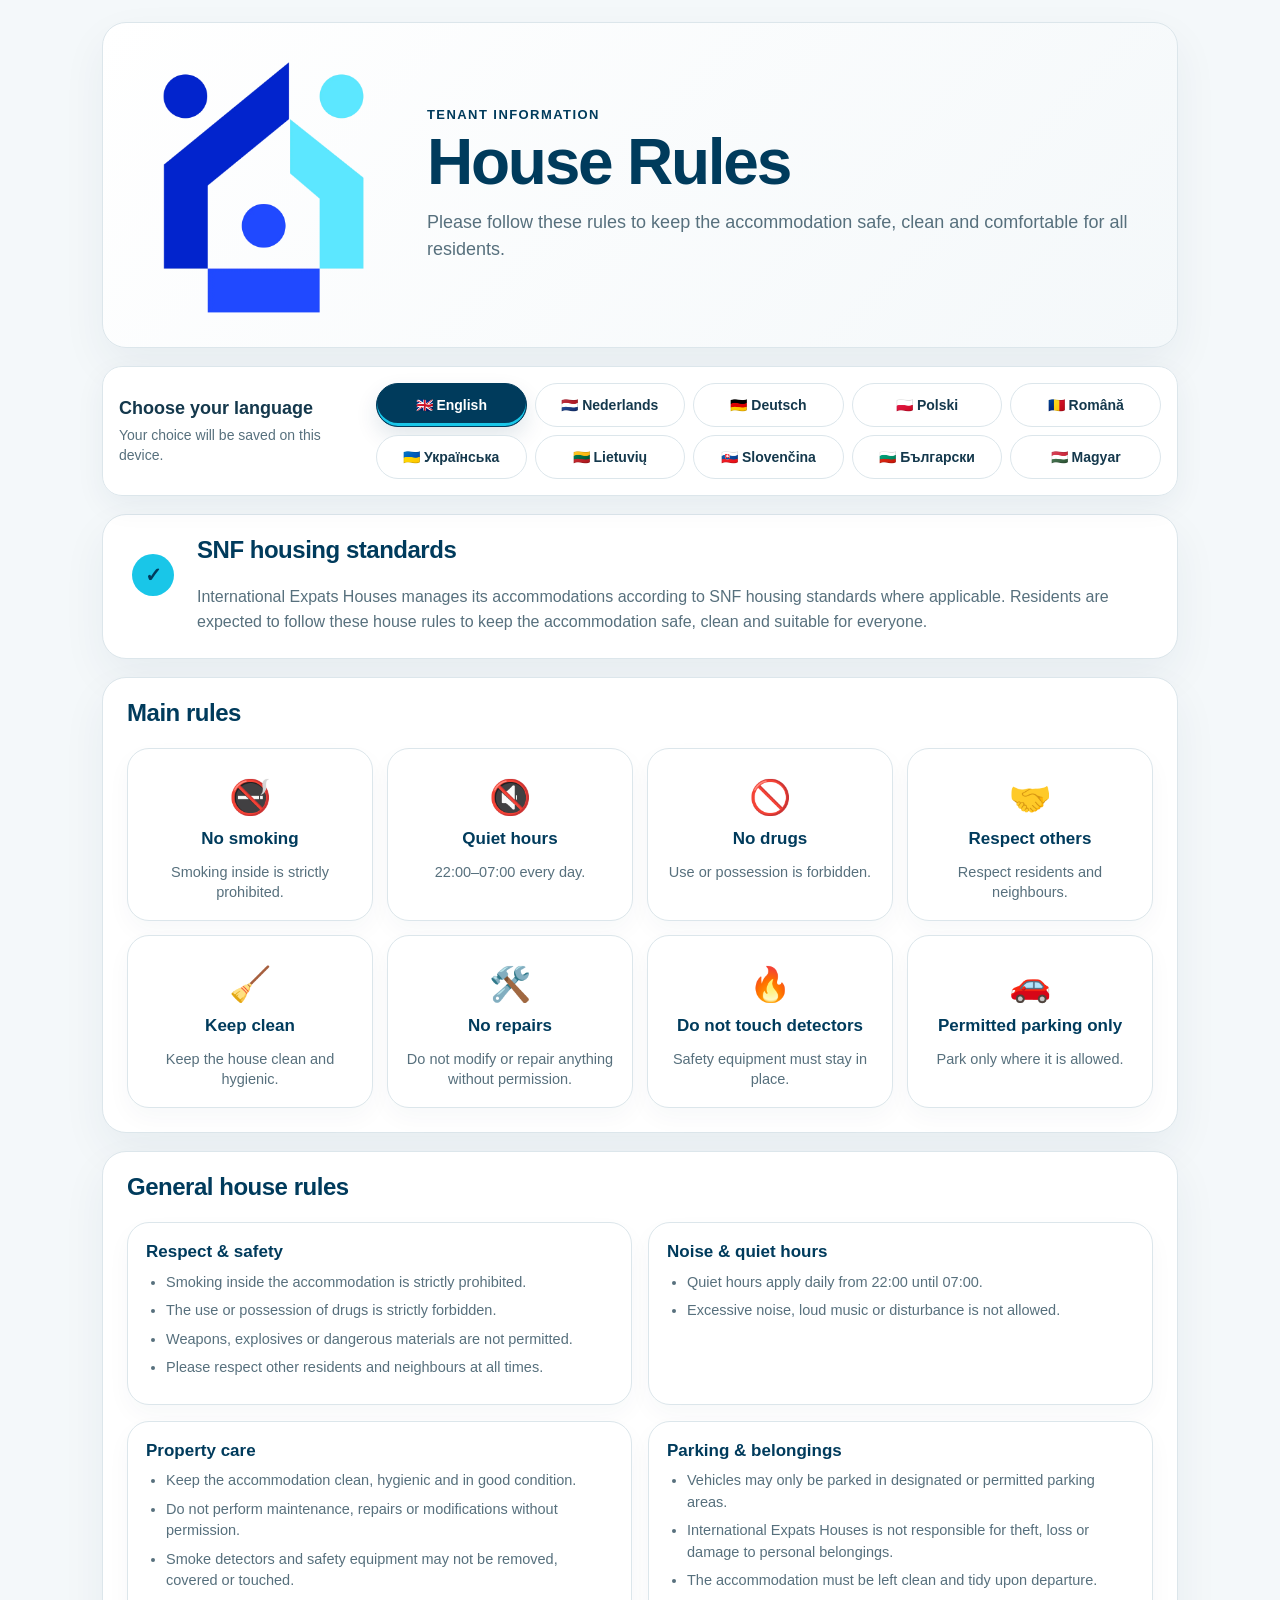
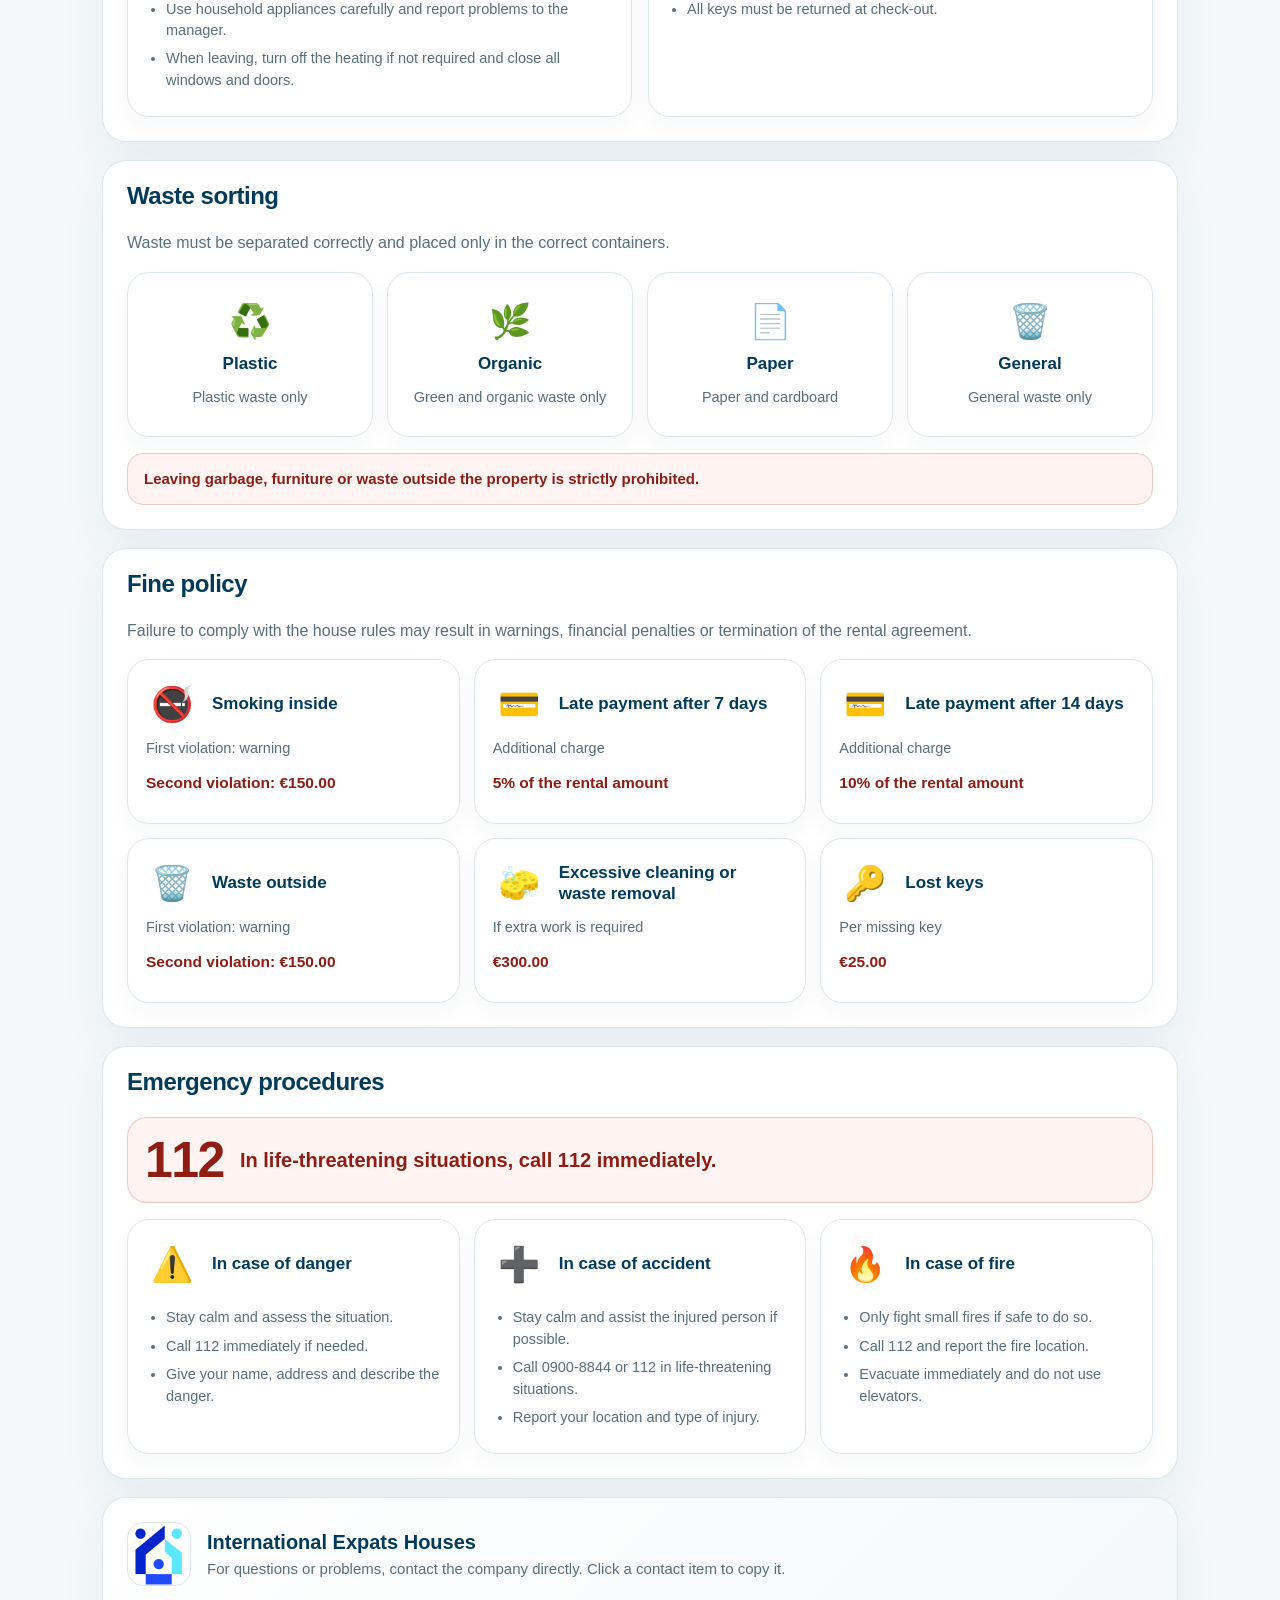
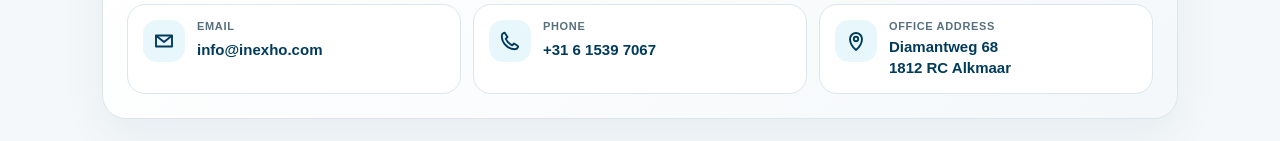
<file: index.html>
<!doctype html>
<html lang="en">
  <head>
    <meta charset="UTF-8" />
    <meta name="viewport" content="width=device-width, initial-scale=1.0" />
    <meta
      name="description"
      content="House rules and tenant guidelines for International Expats Houses."
    />
    <link rel="icon" type="image/webp" href="assets/slogo.webp" />
    <link rel="apple-touch-icon" href="assets/slogo.webp" />
    <title>House Rules | International Expats Houses</title>
    <link rel="stylesheet" href="style.css" />
  </head>
  <body>
    <main class="page">
      <header class="hero">
        <div class="brand-logo hero-logo">
          <img
            class="logo"
            src="assets/logo.webp"
            alt="International Expats Houses logo"
          />
        </div>
        <div class="hero-copy">
          <p class="eyebrow" data-i18n="eyebrow">Tenant information</p>
          <h1 data-i18n="title">House Rules</h1>
          <p data-i18n="intro">
            Please follow these rules to keep the accommodation safe, clean and
            comfortable for all residents.
          </p>
        </div>
      </header>

      <section class="language-panel" aria-label="Language selector">
        <div>
          <span class="label" data-i18n="languageLabel"
            >Choose your language</span
          >
          <p class="small" data-i18n="languageHint">
            Your choice will be saved on this device.
          </p>
        </div>
        <div class="language-buttons" id="languageButtons"></div>
      </section>

      <section class="notice snf-card">
        <div class="notice-icon">✓</div>
        <div>
          <h2 data-i18n="snfTitle">SNF housing standards</h2>
          <p data-i18n="snfText">
            International Expats Houses manages its accommodations according to
            SNF housing standards where applicable. Residents are expected to
            follow these house rules to keep the accommodation safe, clean and
            suitable for everyone.
          </p>
        </div>
      </section>

      <section class="section card-section">
        <h2 data-i18n="quickTitle">Main rules</h2>
        <div class="icon-grid" id="quickRules"></div>
      </section>

      <section class="section card-section">
        <h2 data-i18n="generalTitle">General house rules</h2>
        <div class="rule-groups" id="ruleGroups"></div>
      </section>

      <section class="section card-section">
        <h2 data-i18n="wasteTitle">Waste sorting</h2>
        <p class="section-intro" data-i18n="wasteIntro">
          Waste must be separated correctly and placed only in the correct
          containers.
        </p>
        <div class="waste-grid" id="wasteItems"></div>
        <p class="warning" data-i18n="wasteWarning">
          Leaving garbage, furniture or waste outside the property is strictly
          prohibited.
        </p>
      </section>

      <section class="section card-section">
        <h2 data-i18n="fineTitle">Fine policy</h2>
        <p class="section-intro" data-i18n="fineIntro">
          Failure to comply with the house rules may result in warnings,
          financial penalties or termination of the rental agreement.
        </p>
        <div class="fine-grid" id="fineItems"></div>
      </section>

      <section class="section card-section emergency-section">
        <h2 data-i18n="emergencyTitle">Emergency procedures</h2>
        <div class="emergency-number">
          <span>112</span>
          <p data-i18n="emergencyCall">
            In life-threatening situations, call 112 immediately.
          </p>
        </div>
        <div class="emergency-grid" id="emergencyItems"></div>
      </section>

      <footer class="footer contact-footer">
        <div class="footer-brand">
          <div class="brand-logo footer-logo">
            <img src="assets/logo.webp" alt="International Expats Houses logo" />
          </div>
          <div>
            <strong>International Expats Houses</strong>
            <span data-i18n="footerText"
              >For questions or problems, contact the company directly.</span
            >
          </div>
        </div>
        <div class="contact-grid" aria-label="Company contact details">
          <button
            class="contact-item copy-contact"
            type="button"
            data-copy="info@inexho.com"
          >
            <span class="contact-icon" aria-hidden="true">
              <svg viewBox="0 0 24 24">
                <path d="M4 6.5h16v11H4z"></path>
                <path d="m4.5 7 7.5 6 7.5-6"></path>
              </svg>
            </span>
            <small data-i18n="emailLabel">Email</small>
            <b>info@inexho.com</b>
          </button>
          <button
            class="contact-item copy-contact"
            type="button"
            data-copy="+31 6 1539 7067"
          >
            <span class="contact-icon" aria-hidden="true">
              <svg viewBox="0 0 24 24">
                <path
                  d="M7.2 4.5 9.5 8l-1.8 1.8a14.5 14.5 0 0 0 6.5 6.5l1.8-1.8 3.5 2.3c.5.3.7.9.5 1.4-.5 1.2-1.7 2-3 2C10 20.2 3.8 14 3.8 6.9c0-1.3.8-2.5 2-3 .5-.2 1.1 0 1.4.6Z"
                ></path>
              </svg>
            </span>
            <small data-i18n="phoneLabel">Phone</small>
            <b>+31 6 1539 7067</b>
          </button>
          <button
            class="contact-item copy-contact"
            type="button"
            data-copy="Diamantweg 68, 1812 RC Alkmaar"
          >
            <span class="contact-icon" aria-hidden="true">
              <svg viewBox="0 0 24 24">
                <path
                  d="M12 21s6-5.1 6-11a6 6 0 1 0-12 0c0 5.9 6 11 6 11Z"
                ></path>
                <circle cx="12" cy="10" r="2.2"></circle>
              </svg>
            </span>
            <small data-i18n="addressLabel">Office address</small>
            <b>Diamantweg 68<br />1812 RC Alkmaar</b>
          </button>
        </div>
      </footer>
    </main>

    <div class="copy-toast" id="copyToast" role="status" aria-live="polite">
      Copied
    </div>

    <script src="translations.js"></script>
    <script src="script.js"></script>
  </body>
</html>
</file>
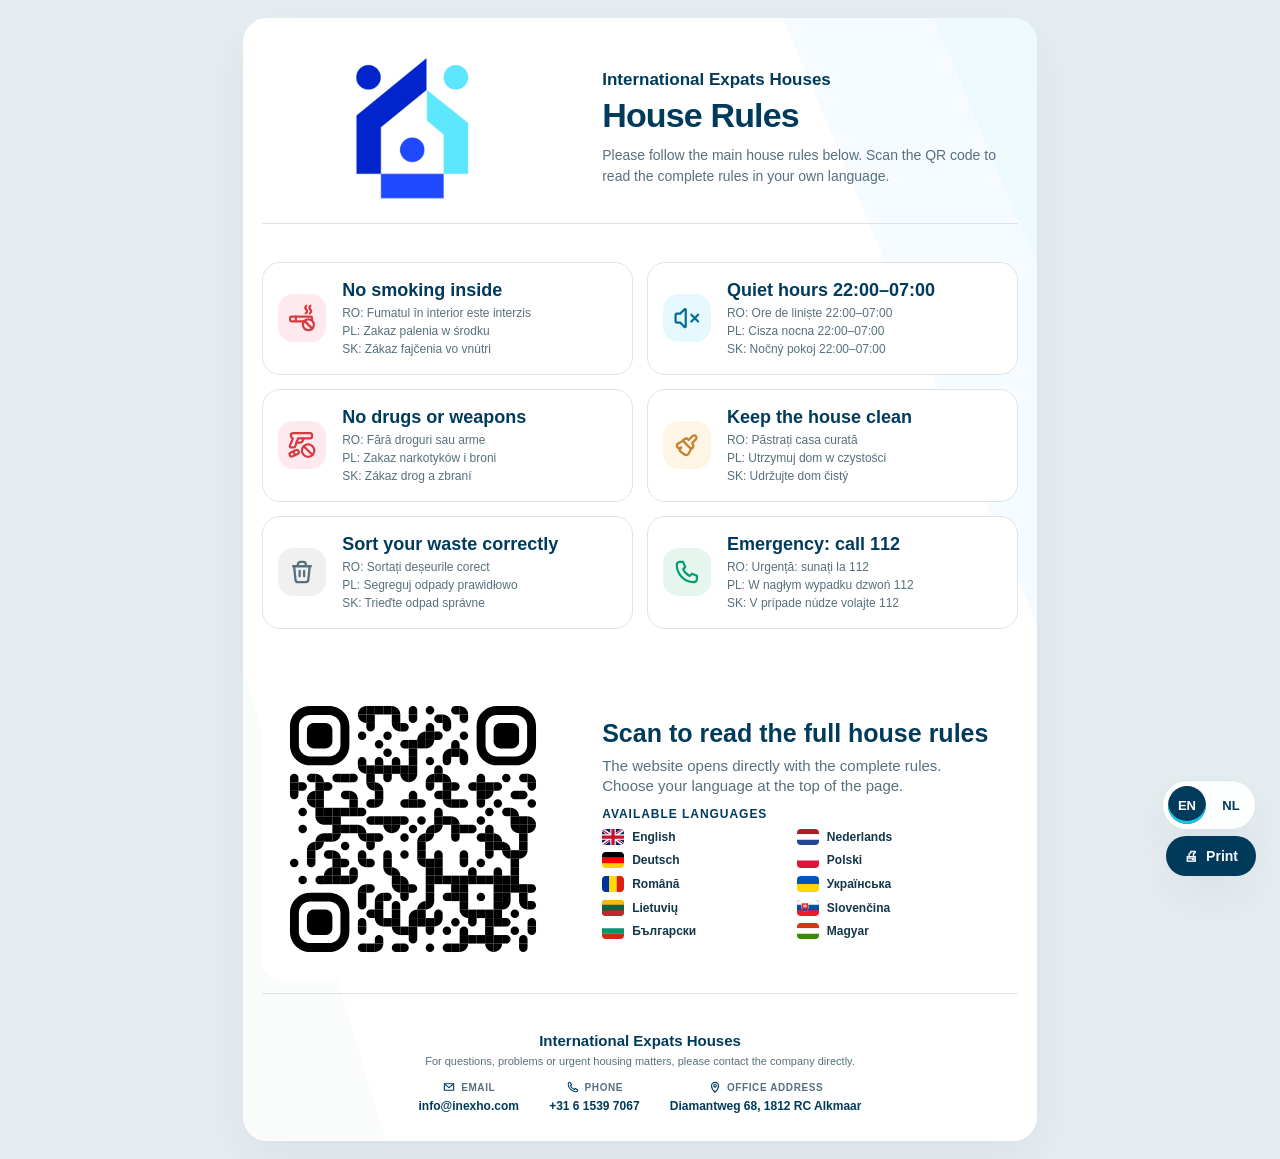
<file: poster.html>
<!doctype html>
<html lang="en">
  <head>
    <meta charset="UTF-8" />
    <meta name="viewport" content="width=device-width, initial-scale=1.0" />
    <link rel="icon" type="image/webp" href="assets/slogo.webp" />
    <link rel="apple-touch-icon" href="assets/slogo.webp" />
    <title>Printable House Rules Poster | International Expats Houses</title>
    <style>
      :root {
        --navy: #003b5c;
        --cyan: #19c6e8;
        --ink: #12364a;
        --page-bg: #e6edf1;
        --line: #dde4e8;
        --white: #ffffff;

        --text-soft: #57707d;
        --accent-soft: #e8f7fc;
        --navy-hover: #075675;
        --focus: #008eac;
        --surface-floating: rgba(255, 255, 255, 0.96);
        --shadow: 0 18px 45px rgba(0, 59, 92, 0.06);
      }
      * {
        box-sizing: border-box;
      }
      html,
      body {
        margin: 0;
        padding: 0;
      }
      body {
        background: var(--page-bg);
        font-family: Arial, Helvetica, sans-serif;
        color: var(--ink);
      }
      .sheet {
        position: relative;
        isolation: isolate;
        width: 210mm;
        height: 297mm;
        margin: 18px auto;
        background: var(--white);
        padding: 7mm 5mm;
        box-shadow: var(--shadow);
        border-radius: 24px;
        display: flex;
        flex-direction: column;
        justify-content: space-between;
        gap: 4mm;
      }
      .sheet::before,
      .sheet::after,
      .corner-accent {
        position: absolute;
        inset: 0;
        z-index: -1;
        border-radius: inherit;
        pointer-events: none;
      }
      .sheet::before {
        content: "";
        background: #f5fbfe;
        opacity: 1;
        clip-path: polygon(68% 0%, 100% 0%, 100% 54%);
      }
      .corner-accent {
        background: #e8f7fc;
        opacity: 0.5;
        clip-path: polygon(87% 0%, 100% 0%, 100% 21.9375%);
      }
      .sheet::after {
        content: "";
        background: #e6edf1;
        opacity: 0.2;
        clip-path: polygon(0% 58%, 18% 100%, 0% 100%);
      }
      .header,
      .qr-section {
        display: grid;
        grid-template-columns: 80mm minmax(0, 1fr);
        column-gap: 10mm;
        align-items: center;
        border-bottom: 1.2px solid var(--line);
      }
      .header {
        padding-bottom: 3.2mm;
      }
      .qr-section {
        padding: 2.8mm 0 3.5mm;
      }
      .logo-frame,
      .qr-box {
        width: 100%;
        display: grid;
        place-items: center;
      }
      .logo-frame {
        height: 44mm;
      }
      .logo {
        /* The square asset includes its own clear space around the mark. */
        display: block;
        width: auto;
        max-width: 100%;
        height: 100%;
        min-height: 0;
        object-fit: contain;
        transform: scale(1.16);
      }
      .company-name {
        margin: 0 0 2mm;
        color: var(--navy);
        font-size: 17px;
        font-weight: 600;
        line-height: 1.25;
      }
      .title {
        margin: 0;
        color: var(--navy);
        font-size: 34px;
        font-weight: 700;
        line-height: 1.05;
        letter-spacing: -0.025em;
      }
      .subtitle {
        margin: 3mm 0 0;
        color: var(--text-soft);
        font-size: 14px;
        line-height: 1.45;
      }
      .rules-grid {
        display: grid;
        grid-template-columns: repeat(2, minmax(0, 1fr));
        grid-auto-rows: 30mm;
        gap: 3.6mm;
      }
      .rule-card {
        display: grid;
        grid-template-columns: 48px minmax(0, 1fr);
        column-gap: 16px;
        align-items: center;
        padding: 2mm 4mm;
        background: var(--white);
        border: 1px solid var(--line);
        border-radius: 18px;
      }
      .icon svg {
        display: block;
        width: 100%;
        height: auto;
      }
      .rule-text {
        display: flex;
        flex-direction: column;
        gap: 3px;
      }
      .rule-main {
        margin-bottom: 2px;
        color: var(--navy);
        font-size: 18px;
        font-weight: 700;
        line-height: 1.16;
      }
      .rule-translation {
        font-size: 12px;
        color: var(--text-soft);
        line-height: 1.25;
      }
      .qr-box {
        aspect-ratio: 1;
        background: var(--white);
        border-radius: 18px;
      }
      .qr-image {
        display: block;
        width: 100%;
        height: 100%;
        padding: 3mm;
        object-fit: contain;
      }
      .scan-title {
        margin: 0;
        color: var(--navy);
        font-size: 25px;
        line-height: 1.12;
      }
      .scan-text {
        margin: 2.4mm 0 3mm;
        color: var(--text-soft);
        font-size: 15px;
        line-height: 1.35;
        max-width: 90mm;
      }
      .languages-title {
        margin: 0 0 2mm;
        color: var(--navy);
        font-size: 12px;
        font-weight: 900;
        text-transform: uppercase;
        letter-spacing: 0.08em;
      }
      .languages {
        display: grid;
        grid-template-columns: 1fr 1fr;
        gap: 2mm 11mm;
        font-size: 12px;
        font-weight: 800;
        color: var(--ink);
        max-width: 92mm;
      }
      .footer {
        text-align: center;
        color: var(--text-soft);
      }
      .footer-brand strong {
        display: block;
        color: var(--navy);
        font-size: 15px;
        font-weight: 600;
        line-height: 1.2;
      }
      .footer-brand span {
        display: block;
        margin-top: 1mm;
        font-size: 11px;
        line-height: 1.35;
      }
      .contact-list {
        display: grid;
        grid-template-columns: repeat(3, max-content);
        justify-content: center;
        column-gap: 8mm;
        margin-top: 3mm;
      }
      .contact-label {
        display: flex;
        align-items: center;
        justify-content: center;
        gap: 5px;
        font-size: 10px;
        font-weight: 600;
        line-height: 1.3;
        text-transform: uppercase;
        letter-spacing: 0.06em;
      }
      .contact-label svg {
        width: 14px;
        height: 14px;
        flex: none;
        color: var(--navy);
        fill: none;
        stroke: currentColor;
        stroke-width: 1.9;
        stroke-linecap: round;
        stroke-linejoin: round;
      }
      .contact-value {
        display: block;
        white-space: nowrap;
        margin-top: 1mm;
        color: var(--navy);
        font-size: 12px;
        font-weight: 600;
        line-height: 1.35;
      }
      .poster-controls {
        position: fixed;
        right: 24px;
        bottom: 24px;
        z-index: 50;
        display: flex;
        flex-direction: column;
        align-items: flex-end;
        gap: 6px;
      }
      .language-switch {
        display: flex;
        gap: 6px;
        padding: 5px;
        background: var(--surface-floating);
        border: 1px solid var(--line);
        border-radius: 999px;
        box-shadow: var(--shadow);
        backdrop-filter: blur(10px);
      }
      .language-btn,
      .print-btn {
        border: none;
        cursor: pointer;
        font: inherit;
        font-weight: 800;
        transition:
          background 0.2s ease,
          color 0.2s ease,
          transform 0.2s ease;
      }

      .language-btn {
        min-width: 38px;
        height: 38px;
        padding: 0 10px;

        display: flex;
        align-items: center;
        justify-content: center;

        border-radius: 999px;
        background: transparent;
        color: var(--navy);

        font-size: 13px;
        line-height: 1;
      }

      .language-btn:hover {
        background: var(--accent-soft);
      }

      .language-btn.active {
        background: var(--navy);
        color: var(--white);
        box-shadow: inset 0 -3px 0 var(--cyan);
      }

      .language-btn:focus-visible,
      .print-btn:focus-visible {
        outline: 3px solid var(--focus);
        outline-offset: 3px;
      }

      .print-btn {
        display: flex;
        align-items: center;
        justify-content: center;
        gap: 8px;

        padding: 12px 18px;

        background: var(--navy);
        color: var(--white);

        border-radius: 999px;
        font-size: 14px;
        box-shadow: var(--shadow);
      }

      .print-btn:hover,
      .language-btn.active:hover {
        background: var(--navy-hover);
      }

      .print-btn:hover,
      .language-btn:hover {
        transform: translateY(-1px);
      }
      .languages span {
        display: flex;
        align-items: center; /* вертикальное центрирование */
        gap: 8px; /* расстояние между флагом и текстом */
      }

      .flag {
        width: 22px;
        height: 16px;
        object-fit: cover;
        border-radius: 4px;
        flex-shrink: 0;
      }
      @media screen and (max-width: 900px) {
        body {
          padding: 14px 14px 96px;
        }
        .sheet {
          width: min(100%, 720px);
          height: auto;
          margin: 0 auto;
          padding: 18px;
          gap: 18px;
          border-radius: 18px;
        }
        .header,
        .qr-section {
          grid-template-columns: minmax(0, 42%) minmax(0, 1fr);
          column-gap: 24px;
        }
        .rules-grid {
          grid-auto-rows: auto;
          gap: 12px;
        }
        .rule-card {
          grid-template-columns: 44px minmax(0, 1fr);
          column-gap: 14px;
          /* Keep the original text width as the cards reflow. */
          padding-inline: calc(4mm - 4px);
        }
        .languages {
          max-width: none;
        }
      }

      @media screen and (max-width: 600px) {
        body {
          padding: 10px 10px 106px;
        }
        .sheet {
          padding: 14px;
          gap: 14px;
          border-radius: 14px;
        }
        .header,
        .qr-section {
          grid-template-columns: minmax(0, 1fr);
          gap: 16px;
        }
        .header-copy {
          text-align: center;
        }
        .logo-frame {
          height: 112px;
        }
        .title {
          font-size: 32px;
        }
        .rules-grid {
          grid-template-columns: minmax(0, 1fr);
        }
        .rule-card {
          padding: 14px 10px;
        }
        .qr-box {
          width: min(100%, 320px);
          margin: 0 auto;
        }
        .scan-title {
          font-size: 23px;
        }
        .scan-text {
          max-width: none;
        }
        .languages {
          gap: 10px 14px;
          font-size: 13px;
        }
        .contact-list {
          grid-template-columns: 1fr;
          row-gap: 12px;
        }
        .poster-controls {
          right: max(12px, env(safe-area-inset-right));
          bottom: max(12px, env(safe-area-inset-bottom));
          gap: 6px;
        }
        .language-switch {
          padding: 4px;
        }
        .language-btn {
          min-width: 34px;
          height: 34px;
          padding: 0 8px;
          font-size: 12px;
        }

        .print-btn {
          padding: 11px 15px;
          font-size: 13px;
        }
      }
      @page {
        size: A4;
        margin: 0;
      }
      @media print {
        body {
          background: var(--white);
        }
        .sheet {
          margin: 0;
          box-shadow: none;
          border-radius: 0;
        }
        .poster-controls {
          display: none;
        }
      }
    </style>
  </head>
  <body>
    <main class="sheet">
      <span class="corner-accent" aria-hidden="true"></span>
      <header class="header">
        <div class="logo-frame">
          <img
            class="logo"
            src="assets/logoprint.webp"
            alt="International Expats Houses logo"
          />
        </div>
        <div class="header-copy">
          <p class="company-name">International Expats Houses</p>
          <h1 class="title" data-i18n="title">House Rules</h1>
          <p class="subtitle" data-i18n="subtitle">
            Please follow the main house rules below. Scan the QR code to read the
            complete rules in your own language.
          </p>
        </div>
      </header>
      <section class="rules-grid" aria-label="Main house rules">
        <div class="rule-card">
          <span class="icon">
            <svg xmlns="http://www.w3.org/2000/svg" viewBox="0 0 80 80" role="img" aria-label="no-smoking"><rect width="80" height="80" rx="26" fill="#FDE9EE"/>
              <g transform="translate(40 40) scale(0.706068789) translate(-40.000000 -40.333333)"><g transform="scale(0.141346727143) translate(-21 -15)"><g fill="none" stroke="#D73B40" stroke-linecap="round" stroke-linejoin="round" stroke-width="37.0739579"><rect x="105.500" y="278.000" width="365.000" height="78.500" rx="22.000"/><path d="M201.500 278.000V356.500"/><path d="M376.000 105.500C312.500 164.000 439.000 177.500 366.500 234.000M444.000 105.500C380.500 164.000 507.000 177.500 434.500 234.000" transform="translate(0 -10)"/><circle cx="411.000" cy="413.500" r="91.500" fill="#FDE9EE"/><path d="M346.300 348.800L475.700 478.200"/></g></g>
            </g></svg>
          </span>
          <div class="rule-text">
            <span class="rule-main" data-i18n="smokingMain"
              >No smoking inside</span
            >
            <span class="rule-translation" data-i18n="smoking_ro"
              >RO: Fumatul în interior este interzis
            </span>
            <span class="rule-translation" data-i18n="smoking_pl"
              >PL: Zakaz palenia wewnątrz</span
            >
            <span class="rule-translation" data-i18n="smoking_sk"
              >SK: Zákaz fajčenia vo vnútri</span
            >
          </div>
        </div>

        <div class="rule-card">
          <span class="icon">
            <svg xmlns="http://www.w3.org/2000/svg" viewBox="0 0 80 80" role="img" aria-label="Quiet hours">
              <title>Quiet hours</title>
              <rect width="80" height="80" rx="26" fill="#E4F8FD"/>
              <g fill="none" stroke="#006D95" stroke-width="3.650" stroke-linecap="round" stroke-linejoin="round"><path d="M36.150 25.300L28.550 32.700H23.250Q20.900 32.550 21.000 35.100V43.850Q20.600 48.200 23.700 47.650H28.550L35.900 55.000Q37.600 55.700 37.900 54.000V26.150Q37.150 24.400 36.200 25.300Z"/><path d="M47.250 34.550L58.500 45.850M58.450 34.550L47.250 45.850"/></g>
            </svg>
          </span>
          <div class="rule-text">
            <span class="rule-main" data-i18n="quietMain"
              >Quiet hours 22:00–07:00</span
            >
            <span class="rule-translation" data-i18n="quiet_ro"
              >RO: Ore de liniște 22:00–07:00</span
            >
            <span class="rule-translation" data-i18n="quiet_pl"
              >PL: Cisza nocna 22:00–07:00</span
            >
            <span class="rule-translation" data-i18n="quiet_sk"
              >SK: Nočný pokoj 22:00–07:00</span
            >
          </div>
        </div>

        <div class="rule-card">
          <span class="icon">
            <svg xmlns="http://www.w3.org/2000/svg" viewBox="0 0 80 80" role="img" aria-label="no-drugs-or-weapons"><rect width="80" height="80" rx="26" fill="#FDE9EE"/>
              <g transform="translate(40 40) scale(0.764769068) translate(-39.541667 -43.083333)"><g transform="scale(0.141346727143) translate(-623 -15)"><g fill="none" stroke="#D73B40" stroke-linecap="round" stroke-linejoin="round" stroke-width="34.2283255"><path d="M765.500 138.000H1028.500Q1057.000 138.000 1057.000 166.500V189.000Q1057.000 217.500 1028.500 217.500H842.000Q837.500 217.500 833.500 236.000L796.500 345.000Q791.500 358.000 776.500 358.000H738.500Q708.000 358.000 716.000 330.000L760.000 226.500Q764.000 217.500 754.000 211.500L740.000 200.500Q732.000 194.500 732.000 181.500V164.000Q732.000 138.000 765.500 138.000Z"/><path d="M924.500 217.500L913.500 256.500Q906.500 281.500 880.000 281.500H816.500"/><g transform="translate(-19 8) rotate(-26.000 801.500 439.000)"><rect x="726.750" y="407.000" width="149.500" height="64.000" rx="32.000"/><path d="M801.500 407.000V471.000"/></g><circle cx="997.000" cy="405.800" r="96.000"/><path d="M929.118 337.918L1064.882 473.682"/></g></g>
            </g></svg>
          </span>
          <div class="rule-text">
            <span class="rule-main" data-i18n="drugsMain"
              >No drugs or weapons</span
            >
            <span class="rule-translation" data-i18n="drugs_ro"
              >RO: Fără droguri sau arme
            </span>
            <span class="rule-translation" data-i18n="drugs_pl"
              >PL: Zakaz narkotyków i broni</span
            >
            <span class="rule-translation" data-i18n="drugs_sk"
              >SK: Zákaz drog a zbraní</span
            >
          </div>
        </div>

        <div class="rule-card">
          <span class="icon">
            <svg xmlns="http://www.w3.org/2000/svg" viewBox="0 0 80 80" role="img" aria-label="Keep clean">
              <title>Keep clean</title>
              <rect width="80" height="80" rx="26" fill="#FEF5E5"/>
              <g fill="none" stroke="#C3832F" stroke-width="3.800" stroke-linecap="round" stroke-linejoin="round"><path d="M32.950 32.800L35.950 30.000Q39.150 27.900 42.300 30.900L42.800 31.700L49.200 25.000Q52.800 22.800 55.000 25.550Q56.600 27.550 55.100 30.200L48.600 36.800L49.050 38.100Q52.150 40.150 49.400 44.800L46.300 46.050Z"/><path d="M33.450 32.650C30.350 35.200 27.300 36.150 24.850 37.700Q21.750 39.850 24.100 44.050Q24.950 46.500 30.400 43.950L27.450 48.100Q27.700 49.050 29.650 51.400L34.700 55.000Q39.650 58.700 42.250 54.950L47.150 46.150"/></g>
            </svg>
          </span>
          <div class="rule-text">
            <span class="rule-main" data-i18n="cleanMain"
              >Keep the house clean</span
            >
            <span class="rule-translation" data-i18n="clean_ro"
              >RO: Păstrați casa curată
            </span>
            <span class="rule-translation" data-i18n="clean_pl"
              >PL: Utrzymuj dom w czystości</span
            >
            <span class="rule-translation" data-i18n="clean_sk"
              >SK: Udržujte dom čistý</span
            >
          </div>
        </div>

        <div class="rule-card">
          <span class="icon">
            <svg xmlns="http://www.w3.org/2000/svg" viewBox="0 0 80 80" role="img" aria-label="Sort waste">
              <title>Sort waste</title>
              <rect width="80" height="80" rx="26" fill="#F0F0F0"/>
              <g fill="none" stroke="#57707D" stroke-width="3.850" stroke-linecap="round" stroke-linejoin="round"><path d="M25.050 30.450H54.750M32.950 30.200V27.550Q33.800 23.400 37.350 23.250H42.150Q46.350 23.400 46.500 27.900V30.200M26.800 30.350L29.200 53.450Q29.600 56.800 33.550 56.900H45.800Q50.300 56.800 50.400 53.350L52.800 31.300M36.050 38.250V47.250M43.550 38.250V47.250"/></g>
            </svg>
          </span>
          <div class="rule-text">
            <span class="rule-main" data-i18n="wasteMain"
              >Sort your waste correctly</span
            >
            <span class="rule-translation" data-i18n="waste_ro"
              >RO: Sortați corect deșeurile
            </span>
            <span class="rule-translation" data-i18n="waste_pl"
              >PL: Segreguj odpady prawidłowo</span
            >
            <span class="rule-translation" data-i18n="waste_sk"
              >SK: Trieďte odpad správne</span
            >
          </div>
        </div>

        <div class="rule-card">
          <span class="icon">
            <svg xmlns="http://www.w3.org/2000/svg" viewBox="0 0 80 80" role="img" aria-label="Emergency 112">
              <title>Emergency 112</title>
              <rect width="80" height="80" rx="26" fill="#E5F6EE"/>
              <g fill="none" stroke="#009F6C" stroke-width="3.650" stroke-linecap="round" stroke-linejoin="round"><path d="M27.500 23.200H33.350L36.950 31.500L33.550 35.300Q36.600 42.800 44.400 46.600L48.300 42.950L56.500 46.200V52.350Q55.650 57.300 50.750 56.800C34.900 56.300 22.700 42.750 23.000 28.050Q23.050 23.900 27.800 23.200Z"/></g>
            </svg>
          </span>
          <div class="rule-text">
            <span class="rule-main" data-i18n="emergencyMain"
              >Emergency: call 112</span
            >
            <span class="rule-translation" data-i18n="emergency_ro"
              >RO: În caz de urgență, sunați la 112</span
            >
            <span class="rule-translation" data-i18n="emergency_pl"
              >PL: W nagłym wypadku dzwoń pod 112</span
            >
            <span class="rule-translation" data-i18n="emergency_sk"
              >SK: V prípade núdze volajte 112</span
            >
          </div>
        </div>
      </section>

      <section class="qr-section" aria-label="QR code and languages">
        <div class="qr-box">
          <img src="assets/qr-code.svg" alt="QR code" class="qr-image" />
        </div>
        <div class="scan">
          <h2 class="scan-title" data-i18n="scanTitle">
            Scan to read the full house rules
          </h2>
          <p class="scan-text" data-i18n="scanText">
            The website opens directly with the complete rules. Choose your
            language at the top of the page.
          </p>
          <p class="languages-title" data-i18n="languagesTitle">
            Available languages
          </p>
          <div class="languages">
            <span
              ><img
                src="assets/icons/gb.svg"
                class="flag"
                alt=""
              />English</span
            >
            <span
              ><img
                src="assets/icons/nl.svg"
                class="flag"
                alt=""
              />Nederlands</span
            >

            <span
              ><img
                src="assets/icons/de.svg"
                class="flag"
                alt=""
              />Deutsch</span
            >
            <span
              ><img src="assets/icons/pl.svg" class="flag" alt="" />Polski</span
            >

            <span
              ><img src="assets/icons/ro.svg" class="flag" alt="" />Română</span
            >
            <span
              ><img
                src="assets/icons/ua.svg"
                class="flag"
                alt=""
              />Українська</span
            >

            <span
              ><img
                src="assets/icons/lt.svg"
                class="flag"
                alt=""
              />Lietuvių</span
            >
            <span
              ><img
                src="assets/icons/sk.svg"
                class="flag"
                alt=""
              />Slovenčina</span
            >

            <span
              ><img
                src="assets/icons/bg.svg"
                class="flag"
                alt=""
              />Български</span
            >
            <span
              ><img src="assets/icons/hu.svg" class="flag" alt="" />Magyar</span
            >
          </div>
        </div>
      </section>

      <footer class="footer">
        <div class="footer-brand">
          <strong>International Expats Houses</strong>
          <span data-i18n="footerText"
            >For questions, problems or urgent housing matters, please contact
            the company directly.</span
          >
        </div>
        <div class="contact-list">
          <div class="contact-item">
            <span class="contact-label">
              <svg aria-hidden="true" viewBox="0 0 24 24">
                <path d="M4 6.5h16v11H4z"></path>
                <path d="m4.5 7 7.5 6 7.5-6"></path>
              </svg>
              <span data-i18n="emailLabel">Email</span>
            </span>
            <span class="contact-value">info@inexho.com</span>
          </div>
          <div class="contact-item">
            <span class="contact-label">
              <svg aria-hidden="true" viewBox="0 0 24 24">
                <path
                  d="M7.2 4.5 9.5 8l-1.8 1.8a14.5 14.5 0 0 0 6.5 6.5l1.8-1.8 3.5 2.3c.5.3.7.9.5 1.4-.5 1.2-1.7 2-3 2C10 20.2 3.8 14 3.8 6.9c0-1.3.8-2.5 2-3 .5-.2 1.1 0 1.4.6Z"
                ></path>
              </svg>
              <span data-i18n="phoneLabel">Phone</span>
            </span>
            <span class="contact-value">+31 6 1539 7067</span>
          </div>
          <div class="contact-item">
            <span class="contact-label">
              <svg aria-hidden="true" viewBox="0 0 24 24">
                <path
                  d="M12 21s6-5.1 6-11a6 6 0 1 0-12 0c0 5.9 6 11 6 11Z"
                ></path>
                <circle cx="12" cy="10" r="2.2"></circle>
              </svg>
              <span data-i18n="addressLabel">Office address</span>
            </span>
            <span class="contact-value">Diamantweg 68, 1812 RC Alkmaar</span>
          </div>
        </div>
      </footer>
    </main>

    <div class="poster-controls" aria-label="Poster controls">
      <div class="language-switch" aria-label="Poster language">
        <button class="language-btn active" type="button" data-lang="en">
          EN
        </button>
        <button class="language-btn" type="button" data-lang="nl">NL</button>
      </div>
      <button class="print-btn" type="button" id="printPoster">
        <span aria-hidden="true">🖨</span>
        <span data-i18n="printButton">Print</span>
      </button>
    </div>
    <script>
      const POSTER_TRANSLATIONS = {
        en: {
          title: "House Rules",
          subtitle:
            "Please follow the main house rules below. Scan the QR code to read the complete rules in your own language.",
          smokingMain: "No smoking inside",
          smoking_pl: "PL: Zakaz palenia w środku",
          smoking_ro: "RO: Fumatul în interior este interzis",
          smoking_uk: "UA: Не палити всередині",
          quietMain: "Quiet hours 22:00–07:00",
          quiet_pl: "PL: Cisza nocna 22:00–07:00",
          quiet_ro: "RO: Ore de liniște 22:00–07:00",
          quiet_uk: "UA: Тиша з 22:00 до 07:00",
          drugsMain: "No drugs or weapons",
          drugs_pl: "PL: Zakaz narkotyków i broni",
          drugs_ro: "RO: Fără droguri sau arme",
          drugs_uk: "UA: Заборонені наркотики та зброя",
          cleanMain: "Keep the house clean",
          clean_pl: "PL: Utrzymuj dom w czystości",
          clean_ro: "RO: Păstrați casa curată",
          clean_uk: "UA: Підтримуйте чистоту в будинку",
          wasteMain: "Sort your waste correctly",
          waste_pl: "PL: Segreguj odpady prawidłowo",
          waste_ro: "RO: Sortați deșeurile corect",
          waste_uk: "UA: Сортуйте сміття правильно",
          emergencyMain: "Emergency: call 112",
          emergency_pl: "PL: W nagłym wypadku dzwoń 112",
          emergency_ro: "RO: Urgență: sunați la 112",
          emergency_uk: "UA: У разі небезпеки телефонуйте 112",
          scanTitle: "Scan to read the full house rules",
          scanText:
            "The website opens directly with the complete rules. Choose your language at the top of the page.",
          languagesTitle: "Available languages",
          footerText:
            "For questions, problems or urgent housing matters, please contact the company directly.",
          emailLabel: "Email",
          phoneLabel: "Phone",
          addressLabel: "Office address",
          printButton: "Print",
        },
        nl: {
          title: "Huisregels",
          subtitle:
            "Volg de belangrijkste huisregels hieronder. Scan de QR-code om de volledige regels in uw eigen taal te lezen.",
          smokingMain: "Binnen roken is verboden",
          smoking_pl: "PL: Zakaz palenia w środku",
          smoking_ro: "RO: Fumatul în interior este interzis",
          smoking_uk: "UA: Не палити всередині",
          quietMain: "Nachtrust 22:00–07:00",
          quiet_pl: "PL: Cisza nocna 22:00–07:00",
          quiet_ro: "RO: Ore de liniște 22:00–07:00",
          quiet_uk: "UA: Тиша з 22:00 до 07:00",
          drugsMain: "Geen drugs of wapens",
          drugs_pl: "PL: Zakaz narkotyków i broni",
          drugs_ro: "RO: Fără droguri sau arme",
          drugs_uk: "UA: Заборонені наркотики та зброя",
          cleanMain: "Houd de woning schoon",
          clean_pl: "PL: Utrzymuj dom w czystości",
          clean_ro: "RO: Păstrați casa curată",
          clean_uk: "UA: Підтримуйте чистоту в будинку",
          wasteMain: "Scheid afval correct",
          waste_pl: "PL: Segreguj odpady prawidłowo",
          waste_ro: "RO: Sortați deșeurile corect",
          waste_uk: "UA: Сортуйте сміття правильно",
          emergencyMain: "Noodgeval: bel 112",
          emergency_pl: "PL: W nagłym wypadku dzwoń 112",
          emergency_ro: "RO: Urgență: sunați la 112",
          emergency_uk: "UA: У разі небезпеки телефонуйте 112",
          scanTitle: "Scan voor de volledige huisregels",
          scanText:
            "De website opent direct met alle regels. Kies bovenaan de pagina uw taal.",
          languagesTitle: "Beschikbare talen",
          footerText:
            "Neem bij vragen, problemen of urgente woonzaken rechtstreeks contact op met het bedrijf.",
          emailLabel: "E-mail",
          phoneLabel: "Telefoon",
          addressLabel: "Kantooradres",
          printButton: "Afdrukken",
        },
      };

      let posterLanguage = localStorage.getItem("posterLanguage") || "en";
      if (!POSTER_TRANSLATIONS[posterLanguage]) posterLanguage = "en";

      function setPosterLanguage(lang) {
        posterLanguage = POSTER_TRANSLATIONS[lang] ? lang : "en";
        localStorage.setItem("posterLanguage", posterLanguage);
        document.documentElement.lang = posterLanguage;
        const dictionary = POSTER_TRANSLATIONS[posterLanguage];
        document.querySelectorAll("[data-i18n]").forEach((element) => {
          const key = element.dataset.i18n;
          if (dictionary[key]) element.textContent = dictionary[key];
        });
        document.querySelectorAll(".language-btn").forEach((button) => {
          button.classList.toggle(
            "active",
            button.dataset.lang === posterLanguage,
          );
          button.setAttribute(
            "aria-pressed",
            button.dataset.lang === posterLanguage ? "true" : "false",
          );
        });
      }

      document.querySelectorAll(".language-btn").forEach((button) => {
        button.addEventListener("click", () =>
          setPosterLanguage(button.dataset.lang),
        );
      });
      document
        .getElementById("printPoster")
        .addEventListener("click", () => window.print());
      setPosterLanguage(posterLanguage);
    </script>
  </body>
</html>
</file>
<file: style.css>
:root {
  /* INEXHO corporate palette, shared with the printable poster. */
  --navy: #003b5c;
  --cyan: #19c6e8;
  --ink: #14384c;
  --muted: #687e89;
  --paper: #f4f8fa;
  --line: #dce6eb;
  --white: #ffffff;

  --text: var(--ink);
  /* Darkened Muted keeps small supporting text above AA on light surfaces. */
  --text-soft: #57707d;
  --bg: var(--paper);
  --card: var(--white);
  --accent-soft: #e8f7fc;
  --surface-hover: #f5fbfc;
  --border-hover: #b8dce8;
  --navy-hover: #075675;
  --focus: #008eac;
  --surface-floating: rgba(255, 255, 255, 0.96);
  --danger-soft: #fff4f2;
  --danger-line: #edc8c3;
  --danger-text: #8f1d14;
  --shadow: 0 18px 45px rgba(0, 59, 92, 0.06);
  --shadow-card: 0 10px 25px rgba(0, 59, 92, 0.035);
  --shadow-hover: 0 22px 55px rgba(0, 59, 92, 0.09);
  --shadow-sticky: 0 10px 30px rgba(0, 59, 92, 0.06);
  --shadow-button: 0 10px 22px rgba(0, 59, 92, 0.12);
  --shadow-button-hover: 0 8px 18px rgba(0, 59, 92, 0.06);
  --shadow-toast: 0 12px 35px rgba(0, 59, 92, 0.18);
  --radius: 24px;
  --radius-card: 22px;
  --transition: 0.18s ease;
}

*,
*::before,
*::after {
  box-sizing: border-box;
}

html {
  scroll-behavior: smooth;
}

body {
  margin: 0;
  font-family:
    Inter,
    -apple-system,
    BlinkMacSystemFont,
    "Segoe UI",
    Roboto,
    Arial,
    Helvetica,
    sans-serif;
  font-size: 16px;
  font-weight: 400;
  line-height: 1.55;
  color: var(--text);
  background: var(--bg);
  text-rendering: optimizeLegibility;
  -webkit-font-smoothing: antialiased;
}

button,
input,
textarea,
select {
  font: inherit;
}

button {
  color: inherit;
}

h1,
h2,
h3,
p {
  overflow-wrap: break-word;
}

.page {
  width: min(1120px, 100%);
  margin: 0 auto;
  padding: 22px;
}

/* Hero */
.hero {
  display: grid;
  grid-template-columns: 264px minmax(0, 1fr);
  gap: 30px;
  align-items: center;
  padding: 30px;
  overflow: hidden;
  background: linear-gradient(135deg, var(--card), var(--paper));
  border: 1px solid var(--line);
  border-radius: var(--radius);
  box-shadow: var(--shadow);
}

.brand-logo {
  position: relative;
  aspect-ratio: 1;
  overflow: hidden;
}

.brand-logo img {
  /* Account for the source image's transparent padding without cropping the mark. */
  position: absolute;
  inset: -15%;
  display: block;
  width: 130%;
  height: 130%;
  object-fit: contain;
}

.hero-logo {
  width: 100%;
}

.hero-copy {
  display: flex;
  min-height: 150px;
  flex-direction: column;
  justify-content: center;
}

.eyebrow {
  margin: 0 0 6px;
  color: var(--navy);
  font-size: 13px;
  font-weight: 700;
  line-height: 1.3;
  letter-spacing: 0.11em;
  text-transform: uppercase;
}

.hero h1 {
  margin: 0;
  color: var(--navy);
  font-size: clamp(36px, 5.5vw, 64px);
  font-weight: 700;
  line-height: 1;
  letter-spacing: -0.035em;
}

.hero p:last-child {
  max-width: 720px;
  margin: 15px 0 0;
  color: var(--text-soft);
  font-size: 18px;
  line-height: 1.5;
}

/* Language selector */
.language-panel {
  position: sticky;
  top: 0;
  z-index: 10;
  display: grid;
  grid-template-columns: minmax(190px, 0.7fr) minmax(650px, 2.3fr);
  gap: 18px;
  align-items: center;
  margin: 18px 0;
  padding: 16px;
  background: var(--surface-floating);
  border: 1px solid var(--line);
  border-radius: 20px;
  box-shadow: var(--shadow-sticky);
  backdrop-filter: blur(12px);
  -webkit-backdrop-filter: blur(12px);
}

.label {
  font-size: 18px;
  font-weight: 700;
  line-height: 1.25;
}

.small {
  margin: 3px 0 0;
  color: var(--text-soft);
  font-size: 14px;
  line-height: 1.45;
}

.language-buttons {
  display: grid;
  grid-template-columns: repeat(5, minmax(0, 1fr));
  gap: 8px;
}

.lang-btn {
  min-height: 44px;
  padding: 10px 12px;
  white-space: nowrap;
  cursor: pointer;
  color: var(--text);
  font-size: 14px;
  font-weight: 700;
  line-height: 1.2;
  background: var(--card);
  border: 1px solid var(--line);
  border-radius: 999px;
  transition:
    background var(--transition),
    color var(--transition),
    border-color var(--transition),
    box-shadow var(--transition),
    transform var(--transition);
}

.lang-btn:hover {
  background: var(--accent-soft);
  border-color: var(--border-hover);
  box-shadow: var(--shadow-button-hover);
  transform: translateY(-1px);
}

.lang-btn.active {
  color: var(--card);
  background: var(--navy);
  border-color: var(--navy);
  box-shadow: inset 0 -3px 0 var(--cyan), var(--shadow-button);
}

.lang-btn.active:hover {
  background: var(--navy-hover);
  border-color: var(--navy-hover);
}

.lang-btn:focus-visible,
.contact-item:focus-visible {
  outline: 3px solid var(--focus);
  outline-offset: 2px;
}

/* Section reveal */
.notice,
.section,
.footer {
  margin-top: 18px;
  opacity: 0;
  transform: translateY(14px);
  transition:
    opacity 0.45s ease,
    transform 0.45s ease;
}

.notice.is-visible,
.section.is-visible,
.footer.is-visible {
  opacity: 1;
  transform: translateY(0);
}

.notice h2,
.section h2 {
  color: var(--navy);
  font-size: 24px;
  font-weight: 700;
  line-height: 1.25;
  letter-spacing: -0.02em;
}

.notice p,
.section-intro {
  margin: 0;
  color: var(--text-soft);
  font-size: 16px;
  line-height: 1.55;
}

.notice {
  display: grid;
  grid-template-columns: 52px minmax(0, 1fr);
  column-gap: 18px;
  align-items: stretch;
  padding: 0 24px 24px;
  background: var(--card);
  border: 1px solid var(--line);
  border-radius: var(--radius);
  box-shadow: var(--shadow);
}

.notice-icon {
  display: grid;
  width: 42px;
  height: 42px;
  place-items: center;
  align-self: center;
  justify-self: center;
  color: var(--navy);
  font-size: 20px;
  font-weight: 700;
  line-height: 1;
  background: var(--cyan);
  border-radius: 50%;
}

.notice > div:last-child {
  min-width: 0;
  align-self: center;
}

.card-section {
  padding: 0 24px 24px;
  background: var(--card);
  border: 1px solid var(--line);
  border-radius: var(--radius);
  box-shadow: var(--shadow);
}

.rule-card,
.group-card,
.waste-card,
.fine-card,
.emergency-card {
  padding: 18px;
  background: var(--card);
  border: 1px solid var(--line);
  border-radius: var(--radius-card);
  box-shadow: var(--shadow-card);
  transition:
    background var(--transition),
    border-color var(--transition),
    box-shadow var(--transition),
    transform var(--transition);
}

.rule-card h3,
.group-card h3,
.waste-card h3,
.fine-card h3,
.emergency-card h3 {
  margin: 0 0 6px;
  color: var(--navy);
  font-size: 17px;
  font-weight: 700;
  line-height: 1.28;
}

.rule-card p,
.waste-card p,
.fine-card p,
.emergency-card p,
.group-card li,
.emergency-card li {
  color: var(--text-soft);
  font-size: 14.5px;
  font-weight: 400;
  line-height: 1.48;
}

.icon {
  display: flex;
  width: 52px;
  height: 52px;
  align-items: center;
  justify-content: center;
  margin: 0;
  font-size: 34px;
  line-height: 1;
  transform: none;
}

/* Main rules */
.icon-grid {
  display: grid;
  grid-template-columns: repeat(4, minmax(0, 1fr));
  gap: 14px;
}

.rule-card {
  display: grid;
  min-height: 145px;
  grid-template-rows: 52px auto auto;
  justify-items: center;
  align-content: start;
  row-gap: 6px;
  padding-top: 22px;
  padding-bottom: 18px;
  text-align: center;
}

.rule-card h3 {
  line-height: 1.2;
}

.rule-card p {
  max-width: 240px;
  margin: 0 auto;
  line-height: 1.4;
}

/* General house rules */
.rule-groups {
  display: grid;
  grid-template-columns: repeat(2, minmax(0, 1fr));
  gap: 16px;
}

.group-card h3 {
  margin-bottom: 9px;
  color: var(--navy);
}

.group-card ul,
.emergency-card ul {
  margin: 0;
  padding-left: 20px;
}

.group-card li,
.emergency-card li {
  margin: 7px 0;
}

/* Waste */
.waste-grid {
  display: grid;
  grid-template-columns: repeat(4, minmax(0, 1fr));
  gap: 14px;
  margin-top: 16px;
}

.waste-card {
  display: grid;
  min-height: 165px;
  grid-template-rows: 52px auto auto;
  justify-items: center;
  align-content: start;
  row-gap: 6px;
  padding-top: 22px;
  padding-bottom: 18px;
  text-align: center;
}

.waste-card p {
  margin: 0;
}

.warning {
  margin: 16px 0 0;
  padding: 14px 16px;
  color: var(--danger-text);
  font-size: 15px;
  font-weight: 600;
  line-height: 1.45;
  background: var(--danger-soft);
  border: 1px solid var(--danger-line);
  border-radius: 16px;
}

/* Fine policy */
.fine-grid {
  display: grid;
  grid-template-columns: repeat(3, minmax(0, 1fr));
  gap: 14px;
  margin-top: 16px;
}

.fine-card {
  display: grid;
  min-height: 165px;
  grid-template-columns: 52px minmax(0, 1fr);
  grid-template-rows: auto auto auto;
  column-gap: 14px;
  row-gap: 8px;
  align-content: start;
}

.fine-card .icon {
  grid-column: 1;
  grid-row: 1;
}

.fine-card h3 {
  grid-column: 2;
  grid-row: 1;
  align-self: center;
  margin: 0;
}

.fine-card p {
  grid-column: 1 / -1;
  grid-row: 2;
  margin: 0;
}

.fine-card strong {
  display: block;
  grid-column: 1 / -1;
  grid-row: 3;
  margin-top: 4px;
  color: var(--danger-text);
  font-size: 15.5px;
  font-weight: 600;
  line-height: 1.4;
}

/* Emergency */
.emergency-number {
  display: flex;
  align-items: center;
  gap: 16px;
  margin-bottom: 16px;
  padding: 18px;
  color: var(--danger-text);
  background: var(--danger-soft);
  box-shadow: inset 0 0 0 1px var(--danger-line);
  border-radius: 20px;
}

.emergency-number span {
  flex: 0 0 auto;
  font-size: 50px;
  font-weight: 700;
  line-height: 1;
  letter-spacing: -0.03em;
}

.emergency-number p {
  margin: 0;
  font-size: 20px;
  font-weight: 700;
  line-height: 1.35;
}

.emergency-grid {
  display: grid;
  grid-template-columns: repeat(3, minmax(0, 1fr));
  gap: 14px;
}

.emergency-card {
  display: grid;
  min-height: 170px;
  grid-template-columns: 52px minmax(0, 1fr);
  grid-template-rows: auto auto;
  column-gap: 14px;
  row-gap: 10px;
  align-content: start;
}

.emergency-card .icon {
  grid-column: 1;
  grid-row: 1;
}

.emergency-card h3 {
  grid-column: 2;
  grid-row: 1;
  align-self: center;
  margin: 0;
}

.emergency-card ul {
  grid-column: 1 / -1;
  grid-row: 2;
  margin: 0;
  padding-left: 20px;
}

/* Footer and contacts */
.contact-footer {
  padding: 24px;
  color: var(--text);
  text-align: left;
  background: linear-gradient(135deg, var(--card), var(--paper));
  border: 1px solid var(--line);
  border-radius: var(--radius);
  box-shadow: var(--shadow);
}

.footer-brand {
  display: flex;
  gap: 16px;
  align-items: center;
  margin-bottom: 18px;
}

.footer-logo {
  flex: 0 0 64px;
  width: 64px;
  background: var(--card);
  border: 1px solid var(--line);
  border-radius: 16px;
}

.footer-brand strong {
  display: block;
  color: var(--navy);
  font-size: 20px;
  font-weight: 600;
  line-height: 1.3;
}

.footer-brand span {
  display: block;
  margin-top: 3px;
  color: var(--text-soft);
  font-size: 15px;
  line-height: 1.45;
}

.contact-grid {
  display: grid;
  grid-template-columns: repeat(3, minmax(0, 1fr));
  gap: 12px;
}

.contact-item {
  display: grid;
  width: 100%;
  grid-template-columns: 42px minmax(0, 1fr);
  gap: 2px 12px;
  align-content: start;
  align-items: start;
  padding: 15px;
  color: var(--text);
  text-align: left;
  text-decoration: none;
  cursor: pointer;
  background: var(--card);
  border: 1px solid var(--line);
  border-radius: 18px;
  transition:
    background var(--transition),
    border-color var(--transition),
    box-shadow var(--transition),
    transform var(--transition);
}

.contact-icon {
  display: grid;
  width: 42px;
  height: 42px;
  grid-row: 1 / 3;
  place-items: center;

  color: var(--navy);
  background: var(--accent-soft);
  border-radius: 14px;
}

.contact-icon svg {
  width: 24px;
  height: 24px;
  fill: none;
  stroke: currentColor;
  stroke-width: 1.9;
  stroke-linecap: round;
  stroke-linejoin: round;
}

.contact-item small {
  grid-column: 2;
  grid-row: 1;
  align-self: start;
  color: var(--text-soft);
  font-size: 11px;
  font-weight: 600;
  line-height: 1.2;
  letter-spacing: 0.06em;
  text-transform: uppercase;
}

.contact-item b {
  display: block;
  grid-column: 2;
  grid-row: 2;
  align-self: start;
  margin: 0;
  color: var(--navy);
  font-size: 15px;
  font-weight: 600;
  line-height: 1.4;
}

.copy-item {
  width: 100%;
  text-align: left;
  cursor: pointer;
}

.copy-toast {
  position: fixed;
  bottom: 24px;
  left: 50%;
  z-index: 50;
  padding: 11px 18px;
  color: var(--card);
  font-size: 14px;
  font-weight: 600;
  pointer-events: none;
  background: var(--navy);
  border-radius: 999px;
  box-shadow: var(--shadow-toast);
  opacity: 0;
  transform: translate(-50%, 14px);
  transition:
    opacity 0.2s ease,
    transform 0.2s ease;
}

.copy-toast.show {
  opacity: 1;
  transform: translate(-50%, 0);
}

@media (hover: hover) {
  .rule-card:hover,
  .group-card:hover,
  .waste-card:hover,
  .fine-card:hover,
  .emergency-card:hover,
  .notice:hover,
  .contact-item:hover {
    background: var(--surface-hover);
    border-color: var(--border-hover);
    box-shadow: var(--shadow-hover);
    transform: translateY(-1px);
  }
}

@media screen and (max-width: 850px) {
  .page {
    padding: 12px;
  }

  .hero {
    grid-template-columns: 1fr;
    gap: 20px;
    padding: 22px;
    text-align: center;
  }

  .hero-copy {
    min-height: auto;
  }

  .hero-logo {
    max-width: 260px;
    margin: 0 auto;
  }

  .hero h1 {
    font-size: clamp(36px, 12vw, 52px);
  }

  .hero p:last-child {
    font-size: 16px;
  }

  .language-panel {
    position: static;
    grid-template-columns: 1fr;
  }

  .language-buttons {
    grid-template-columns: repeat(2, minmax(0, 1fr));
  }

  .notice h2,
  .section h2 {
    font-size: 23px;
  }

  .icon-grid,
  .rule-groups,
  .waste-grid,
  .fine-grid,
  .emergency-grid,
  .contact-grid {
    grid-template-columns: 1fr;
  }

  .card-section {
    padding: 18px;
  }

  .emergency-number {
    align-items: flex-start;
  }

  .emergency-number span {
    font-size: 42px;
  }

  .footer-brand {
    align-items: flex-start;
  }

  .contact-footer {
    padding: 18px;
  }
}

@media screen and (max-width: 430px) {
  .language-buttons {
    grid-template-columns: 1fr;
  }

  .notice {
    grid-template-columns: 44px minmax(0, 1fr);
    column-gap: 12px;
    padding: 18px;
  }

  .notice-icon {
    width: 38px;
    height: 38px;
    font-size: 18px;
  }

  .emergency-number {
    gap: 12px;
    padding: 16px;
  }

  .footer-logo {
    flex-basis: 56px;
    width: 56px;
  }
  .contact-item:nth-child(2) .contact-icon svg {
    fill: currentColor;
    stroke: none;
  }
}

@media screen and (min-width: 851px) and (max-width: 1050px) {
  .icon-grid,
  .waste-grid {
    grid-template-columns: repeat(2, minmax(0, 1fr));
  }

  .fine-grid,
  .emergency-grid {
    grid-template-columns: repeat(2, minmax(0, 1fr));
  }

  .language-panel {
    grid-template-columns: 1fr;
  }

  .language-buttons {
    grid-template-columns: repeat(5, minmax(0, 1fr));
  }

  .contact-grid {
    grid-template-columns: 1fr;
  }
}

@media (prefers-reduced-motion: reduce) {
  *,
  *::before,
  *::after {
    scroll-behavior: auto !important;
    transition: none !important;
  }

  .notice,
  .section,
  .footer {
    opacity: 1;
    transform: none;
  }
}

@media print {
  @page {
    size: A4;
    margin: 8mm;
  }

  body {
    background: var(--card) !important;
    -webkit-print-color-adjust: exact;
    print-color-adjust: exact;
  }

  * {
    animation: none !important;
    transition: none !important;
    transform: none !important;
    opacity: 1 !important;
    visibility: visible !important;
  }

  .language-panel,
  .language-switcher,
  .lang-switcher,
  .top-actions,
  .print-btn,
  .lang-btn,
  .toast,
  .copy-toast,
  #toast,
  [data-toast] {
    display: none !important;
  }

  .page,
  main,
  .container {
    width: 100% !important;
    max-width: 980px !important;
    margin: 0 auto !important;
    padding: 0 !important;
  }

  .page {
    display: grid !important;
    grid-template-columns: 1fr !important;
    grid-template-areas:
      "hero"
      "footer"
      "snf"
      "rules"
      "general"
      "waste"
      "fine"
      "emergency" !important;
  }

  .icon-grid,
  .waste-grid,
  .fine-grid,
  .emergency-grid {
    display: grid !important;
    grid-template-columns: repeat(2, minmax(0, 1fr)) !important;
    gap: 14px !important;
  }

  .hero,
  .card,
  .section,
  .rule-card,
  .group-card,
  .waste-card,
  .fine-card,
  .emergency-card,
  .contact-card,
  footer {
    break-inside: avoid;
    page-break-inside: avoid;
    box-shadow: none !important;
  }

  .site-footer,
  .footer {
    display: block !important;
    background: var(--card) !important;
    background-image: none !important;
    box-shadow: none !important;
  }

  .contact-grid,
  .contact-list {
    display: grid !important;
    grid-template-columns: repeat(3, minmax(0, 1fr)) !important;
    gap: 10px !important;
  }

  .notice {
    box-shadow: none !important;
  }

  .contact-item {
    display: grid !important;
    min-height: 92px !important;
    grid-template-columns: 42px minmax(0, 1fr) !important;
    grid-template-rows: auto auto !important;
    gap: 2px 12px !important;
    align-items: start !important;
    padding: 14px !important;
    background: var(--card) !important;
    border: 1px solid var(--line) !important;
    border-radius: 14px !important;
    box-shadow: none !important;
  }

  .contact-icon {
    width: 42px !important;
    height: 42px !important;
    grid-column: 1 !important;
    grid-row: 1 / 3 !important;
  }

  .contact-item small,
  .contact-item b {
    grid-column: 2 !important;
    text-align: left !important;
  }

  .hero {
    grid-area: hero !important;
    background: var(--card) !important;
    background-image: none !important;
    box-shadow: none !important;
  }

  .snf-card {
    grid-area: snf !important;
  }

  .contact-footer {
    grid-area: footer !important;
    margin-top: 14px !important;
    break-inside: avoid;
    page-break-inside: avoid;
  }

  .page > .section:nth-of-type(3) {
    grid-area: rules !important;
  }

  .page > .section:nth-of-type(4) {
    grid-area: general !important;
  }

  .page > .section:nth-of-type(5) {
    grid-area: waste !important;
  }

  .page > .section:nth-of-type(6) {
    grid-area: fine !important;
  }

  .page > .section:nth-of-type(7) {
    grid-area: emergency !important;
  }
  .page > * + * {
    margin-top: 30px !important;
  }
}
</file>
